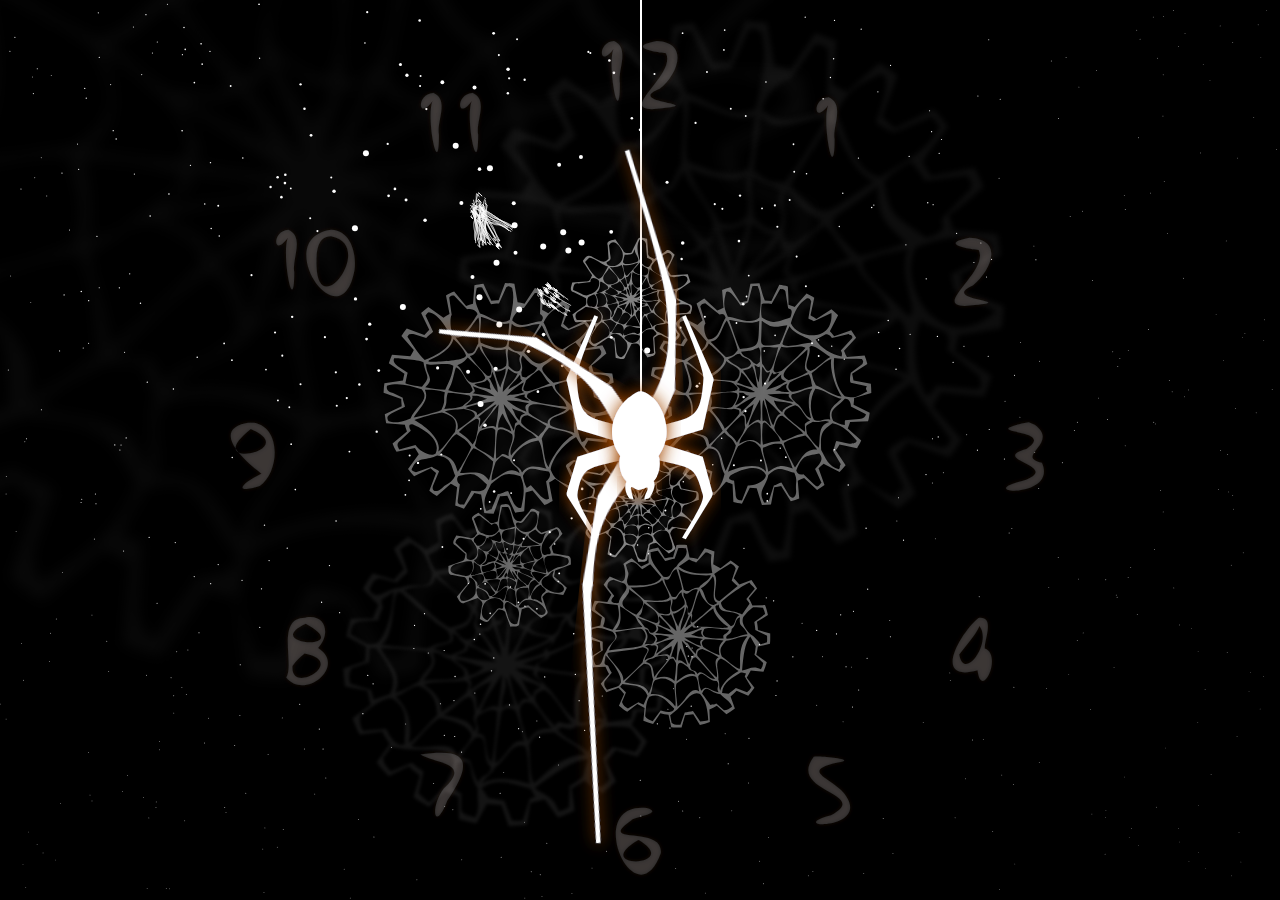
<file: clock/index.html>
<!DOCTYPE html>
<html lang="en">

<head>
    <meta charset="UTF-8">
    <meta name="viewport" content="width=device-width, initial-scale=1.0">
    <link rel="stylesheet" href="./style.css">
    <script src="https://cdnjs.cloudflare.com/ajax/libs/gsap/3.12.2/gsap.min.js"></script>
    <script src="./spider.js" defer></script>
    <script src="./clock.js" defer></script>
    <link rel="icon" type="image/png" href="download-removebg-preview.png">
    <link rel="shortcut icon" type="image/png" href="download-removebg-preview.png">
    <link rel="apple-touch-icon" href="download-removebg-preview.png">
    <title>Паук | Clock</title>
</head>

<body>
    <canvas id="canvas"></canvas>
    <div class="vline"></div>
    <div class="gsapWrapper">

        <div id="wBody">
            <div id="watch">

                <svg id="watchSVG" overflow="visible" version="1.1" viewBox="0 0 300 300"
                    xmlns:xlink="http://www.w3.org/1999/xlink">

                    <g transform="matrix(0.97,0.02,-0.02,0.97,19.19,-6.07)">
                        <use class="cog cw t24" fill-opacity="0.4" href="#cog1" />
                    </g>
                    <use class="cog ccw t12" href="#cog2" fill-opacity="0.4" />
                    <g transform="matrix(0.93,0,0,0.93,9.460262,5.75)">
                        <use class="cog cw t24" fill-opacity="0.4" href="#cog1"
                            transform="rotate(-51.810031,132.27636,-30.515465)" />
                    </g>
                    <g transform="rotate(-3.7621103,160.78969,349.2265)">
                        <use class="cog cw t20" fill-opacity="0.4" href="#cog5" />
                    </g>

                    <g transform="rotate(-2.7463672,162.45282,88.573956)">
                        <use class="cog ccw t12" href="#cog2" fill-opacity="0.5"
                            transform="rotate(-117.25759,103.54258,173.50156)" />
                    </g>
                    <g transform="rotate(-10.176195,143.10035,73.854981)">
                        <use class="cog ccw t12" href="#cog2" fill-opacity="0.5"
                            transform="rotate(-34.224386,-107.18833,39.101999)" />
                    </g>

                    <use class="cog ccw t12" fill-opacity="0.08" href="#cog5" filter="url(#blur1)"
                        transform="matrix(1.756136,-0.11547602,0.11547602,1.756136,-258.10202,-151.7933)" />
                    <use class="cog cw t24" fill-opacity="0.05" href="#cog1" filter="url(#blur2)"
                        transform="matrix(2.2837863,0.04708838,-0.04708838,2.2837863,58.766756,-235.77904)" />
                    <use class="cog ccw t12" fill-opacity="0.03" href="#cog1" filter="url(#blur3)"
                        transform="matrix(4.1933711,0.08646126,-0.08646126,4.1933711,-272.22866,-548.76437)" />

                    <use id="clockFace" fill="#FFFFFF" fill-opacity="0.15" stroke="none" href="#arabic"
                        filter="url(#shadow)" />

                    <g id="spider" style="display:inline" transform="matrix(3.7795276,0,0,3.7795276,0,-3.2951691e-6)">

                        <path id="hands-small" fill="#FFFFFF" stroke="none" filter="url(#shadow)"
                            d="m 33.5,21.4 -3.7,8.4 c -0.1,0.3 -0.1,0.5 0,0.7 l 1.4,6.4 6,1.8 -6,1.9 -1.4,4.7 c -0.1,0.3 -0.1,0.5 0.1,0.8 l 3.6,5.7 0.5,-0.2 c -2.1,-3.6 -2.9,-5.2 -2.8,-5.9 0.8,-4.4 1.5,-3.3 8.5,-5.3 7,2 7.3,0.8 8.5,5.3 0.2,0.7 -0.3,1.8 -2.8,5.9 l 0.5,0.2 3.5,-5.7 c 0.1,-0.2 0.2,-0.4 0.1,-0.7 l -1.3,-4.8 -6,-1.9 6,-1.8 1.4,-6.4 c 0.1,-0.3 0.1,-0.4 0,-0.7 l -3.7,-8.4 -0.5,0.2 c 1.8,4.3 3,7.6 2.9,8.4 -0.4,6.2 -1.5,5.1 -8.6,7.1 -7.1,-2 -8.2,-0.9 -8.6,-7.1 -0.1,-0.7 1.1,-4.1 2.9,-8.4 z" />
                        <g id="hr">
                            <circle fill="#FFFFFF" fill-opacity="0" stroke="none" cx="39.75" cy="39.14" r="56.37" />
                            <path id="hand-hr" fill="#FFFFFF" stroke="none" filter="url(#shadow)"
                                d="m 39.4,7.6 0.5,0.2 C 37.8,13.3 35.5,16.5 35.3,19.6 c -0.8,9.4 1.6,11.6 5.9,18.6 0.6,2 -1.8,3 -2.8,1.4 L 34.7,31.8 33.9,19.6 Z" />
                        </g>
                        <g id="min">
                            <circle fill="#FFFFFF" fill-opacity="0" stroke="none" cx="39.75" cy="39.14" r="56.37" />
                            <path id="hand-min" fill="#FFFFFF" stroke="none" filter="url(#shadow)"
                                d="m 39.2,-1.1 0.6,0.2 c -1.8,6.7 -4.8,19.5 -4.5,20.5 -0.8,9.4 1.6,11.6 5.9,18.6 0.6,2 -1.8,3 -2.8,1.4 L 34.7,31.8 33.9,19.6 Z" />
                        </g>
                        <g id="sec">
                            <circle fill="#FFFFFF" fill-opacity="0" stroke="none" cx="39.75" cy="39.14" r="56.37" />
                            <path id="hand-sec" fill="#FFFFFF" stroke="none" filter="url(#shadow)"
                                d="M 39.4,-15.1 40,-15 c -1.8,11.7 -5.3,33.8 -4.7,34.6 -0.8,9.4 1.6,11.6 5.9,18.6 0.6,2 -1.8,3 -2.8,1.4 L 34.7,31.8 33.9,19.6 Z" />
                        </g>

                        <path id="body" fill="#FFFFFF" stroke="none" filter="url(#shadow2)"
                            d="m 38.3,32.5 c -0.8,0.4 -4.1,4.1 -1.3,8 -0.3,1.1 0,4.1 2.6,4.2 2.6,0.1 3.1,-3 2.6,-4.2 2.5,-3.5 0.1,-7.3 -0.9,-8 -1.2,-1 -1.7,-1.1 -3,0 z" />
                        <path id="face" fill="#FFFFFF" stroke="none" filter="url(#shadow2)"
                            d="m 37.9,43.9 h 3.6 c 0.5,0.5 -0.3,2.2 -0.7,2.4 -0.2,0 -0.3,0.1 -0.5,0.1 -0.1,-0.5 0.6,-1.4 0.4,-1.6 -0.1,-0.1 -0.7,0.3 -1.2,0.3 -0.4,0 -0.6,-0.3 -0.9,-0.4 -0.4,0 0.1,1 0.2,1.7 0,0 -0.3,-0.1 -0.5,-0.1 -0.6,-0.7 -0.8,-1.7 -0.4,-2.4 z" />
                        <path id="hideShadow" fill="#FFFFFF" stroke="none"
                            d="m 42,43.2 c -0.2,0.5 -1.2,1.6 -2.4,1.6 -1.1,0 -2,-1.1 -2.3,-1.7 -0.3,-0.5 1.1,-1.2 2.3,-1.2 1.1,0 2.6,0.7 2.4,1.2 z" />

                    </g>

                </svg>

            </div>
        </div>

    </div>



    <svg width="0" width="0" role="none" xmlns="http://www.w3.org/2000/svg">

        <defs>

            <filter id='shadow' x="-5%" y="-5%" width="110%" height="110%">
                <feDropShadow dx="0" dy="0" flood-color="#a34a01" stdDeviation="1" />
            </filter>
            <filter id='shadow2' x="-25%" y="-25%" width="150%" height="150%">
                <feDropShadow dx="0" dy="0" flood-color="#a34a01" stdDeviation="1.25" />
            </filter>
            <filter id='blur1'>
                <feGaussianBlur stdDeviation='0.5' result='blur' />
            </filter>
            <filter id='blur2'>
                <feGaussianBlur stdDeviation='0.625' result='blur' />
            </filter>
            <filter id='blur3'>
                <feGaussianBlur stdDeviation='0.75' result='blur' />
            </filter>

            <path id="face01"
                d="m 37.9,43.9 h 3.6 c 0.5,0.5 -0.3,2.2 -0.7,2.4 -0.2,0 -0.3,0.1 -0.5,0.1 -0.1,-0.5 0.6,-1.4 0.4,-1.6 -0.1,-0.1 -0.7,0.3 -1.2,0.3 -0.4,0 -0.6,-0.3 -0.9,-0.4 -0.4,0 0.1,1 0.2,1.7 0,0 -0.3,-0.1 -0.5,-0.1 -0.6,-0.7 -0.8,-1.7 -0.4,-2.4 z" />
            <path id="face02"
                d="m 37.9,43.9 h 3.6 c 0.5,0.5 -0.8,2.2 -1.2,2.4 -0.2,0 -0.3,0.1 -0.5,0.1 -0.1,-0.5 1.1,-1.4 0.9,-1.6 -0.1,-0.1 -0.7,0.3 -1.2,0.3 -0.4,0 -0.6,-0.3 -0.9,-0.4 -0.4,0 0.6,1 0.7,1.7 0,0 -0.3,-0.1 -0.5,-0.1 -0.6,-0.7 -1.3,-1.7 -0.9,-2.4 z" />

            <path id="handSec01"
                d="M 39.4,-15.1 40,-15 c -1.8,11.7 -5.3,33.8 -4.7,34.6 -0.8,9.4 1.6,11.6 5.9,18.6 0.6,2 -1.8,3 -2.8,1.4 L 34.7,31.8 33.9,19.6 Z" />
            <path id="handSec02"
                d="m 39.4,-16.9 0.7,0.1 c -0.9,12.2 -2.8,36 -2,36.7 -0.4,7.1 1.1,11.1 3.2,18.5 0.3,2.1 -2.2,2.6 -3,1 l -1.4,-8 -0.2,-11.6 z" />

            <path id="handMin01"
                d="m 39.2,-1.1 0.6,0.2 c -1.8,6.7 -4.8,19.5 -4.5,20.5 -0.8,9.4 1.6,11.6 5.9,18.6 0.6,2 -1.8,3 -2.8,1.4 L 34.7,31.8 33.9,19.6 Z" />
            <path id="handMin02"
                d="m 39.4,-3.6 0.7,0.1 c -0.8,7.8 -2.3,22.5 -2,23.4 -0.4,7.1 1.1,11.1 3.2,18.5 0.3,2.1 -2.2,2.6 -3,1 l -1.4,-8 -0.2,-11.6 z" />

            <path id="handHr01"
                d="m 39.4,7.6 0.5,0.2 C 37.8,13.3 35.5,16.5 35.3,19.6 c -0.8,9.4 1.6,11.6 5.9,18.6 0.6,2 -1.8,3 -2.8,1.4 L 34.7,31.8 33.9,19.6 Z" />
            <path id="handHr02"
                d="M 39.4,5.9 40,6 C 38.5,13.9 37.8,16.9 38.1,19.9 37.7,27 39.2,31 41.3,38.4 c 0.3,2.1 -2.2,2.6 -3,1 l -1.4,-8 -0.2,-11.6 z" />

            <path id="cog1" fill="#FFFFFF" stroke="none"
                d="m 64.7,71.08 -3.1,9.4 c -1.2,0 -2.6,0.1 -3.8,0.2 l -4.3,-8.9 c -1.6,0.1 -3.1,0.6 -4.7,1 l -0.5,9.9 c -1.2,0.4 -2.5,0.7 -3.6,1.2 l -6.4,-7.4 c -1.5,0.7 -3.1,1.4 -4.5,2.2 l 2.1,9.5 c -1.09,0.7 -2.16,1.43 -3.2,2.2 l -8.2,-5.6 c -1.4,1.1 -2.6,2.1 -3.7,3.2 l 4.6,8.7 c -0.9,1 -1.6,1.9 -2.6,2.8 l -9.2,-3.1 c -0.9,1.3 -1.9,2.7 -2.7,4 l 6.7,7.3 c -0.6,1.1 -1.2,2.4 -1.6,3.3 l -9.9,-0.9 c -0.6,1.5 -1.1,3 -1.6,4.7 l 8.3,5.5 c -0.4,1.2 -0.5,2.6 -0.7,3.8 l -9.7,1.9 c -0.1,1.5 -0.4,3.3 -0.4,4.8 3.13,1.04 6.28,2.05 9.4,3.11 0.01,-0.03 -0.05,0.8 0.2,3.79 l -8.9,4.3 c 0.1,1.6 0.6,3.1 1,4.7 l 9.9,0.5 c 0.4,1.2 0.7,2.5 1.2,3.6 l -7.4,6.3 c 0.7,1.5 1.4,3.1 2.2,4.5 l 9.5,-2.1 c 0.7,1.09 1.43,2.16 2.2,3.2 l -5.7,8.2 c 1.1,1.4 2.1,2.6 3.2,3.7 l 8.7,-4.6 c 1,0.9 1.9,1.6 2.8,2.6 l -3.3,9.2 c 1.4,0.9 2.7,1.9 4.1,2.7 l 7.3,-6.7 c 1.1,0.6 2.4,1.2 3.3,1.6 l -0.7,9.9 c 1.5,0.6 3,1.1 4.7,1.6 l 5.5,-8.3 c 1.2,0.4 2.6,0.5 3.8,0.7 l 1.9,9.7 c 1.5,0.1 3.3,0.4 4.8,0.4 l 3.1,-9.4 c 1.2,0 2.6,-0.1 3.8,-0.2 l 4.3,8.9 c 1.6,-0.1 3.1,-0.6 4.7,-1 l 0.5,-9.9 c 1.2,-0.4 2.5,-0.7 3.6,-1.2 l 6.3,7.6 c 1.5,-0.7 3.1,-1.4 4.5,-2.2 l -2.1,-9.5 c 1.09,-0.7 2.16,-1.43 3.2,-2.2 l 8.2,5.6 c 1.4,-1.1 2.6,-2.1 3.7,-3.2 l -4.55,-8.6 c 0,-0.31 1.9,-2.31 2.55,-2.9 l 9.2,3.3 c 0.9,-1.4 1.9,-2.7 2.7,-4.1 l -6.7,-7.3 c 0.6,-1.1 1.2,-2.4 1.6,-3.3 l 9.9,0.7 c 0.6,-1.5 1.1,-3 1.6,-4.7 l -8.3,-5.5 c 0.4,-1.2 0.5,-2.6 0.7,-3.8 l 9.7,-1.9 c 0.1,-1.5 0.4,-3.3 0.4,-4.8 l -9.4,-3.1 c -0.1,-1.4 -0.1,-2.5 -0.2,-3.6 3.06,-1.25 6.1,-2.85 9.1,-4.3 -0.1,-1.6 -0.6,-3.1 -1,-4.7 l -9.9,-0.5 c -0.38,-1.15 -0.68,-2.39 -1.14,-3.46 2.26,-2.37 5.01,-4.34 7.54,-6.44 -0.7,-1.5 -1.4,-3.1 -2.2,-4.5 l -9.5,2.1 c -0.7,-1.09 -1.43,-2.16 -2.2,-3.2 l 5.6,-8.2 c -1.1,-1.4 -2.1,-2.6 -3.2,-3.7 l -8.66,4.58 H 99.08 C 98.09,93.87 97.19,93.17 96.3,92.18 l 3.3,-9.2 c -1.5,-0.9 -2.9,-1.9 -4.2,-2.8 l -7.3,6.7 c -1.2,-0.6 -2.4,-1.2 -3.4,-1.6 l 0.7,-9.9 c -1.5,-0.6 -3,-1.1 -4.7,-1.6 l -5.5,8.1 c -1.2,-0.4 -2.6,-0.5 -3.8,-0.7 l -1.9,-9.7 c -1.5,-0.1 -3.3,-0.4 -4.8,-0.4 z m 3.69,2.1 2.43,9.71 c 1.1,0.18 3.06,0.35 4.16,0.72 l 5.82,-7.46 c 1.79,-0.64 1.66,0 2.93,1.07 0.08,5.73 -2.76,11.05 -5.34,16.22 -5.64,1.75 -9.5,-4.17 -14.35,-7.12 h -0.05 c -1.17,-6.6 -1.16,-7.51 1.47,-13.35 1.03,-0.52 1.91,-0.12 2.93,0.21 z m -15.5,0.67 5.01,8.68 c 1.01,-0.08 4.68,1.21 4.73,3.82 -4.52,4.14 -9,9.41 -14.88,7.63 -1.46,-2.51 0.44,-10.15 1.53,-10.51 l 0.9,-9.21 c 0.92,-0.77 1.62,-0.61 2.71,-0.41 z m -15.06,5.41 c 5.42,2.54 6.65,10.18 8.69,15.24 -1.61,6.26 -11.36,7.83 -16.78,8.75 -2.95,-5.16 -3.89,-8.26 -5.94,-14.15 1.01,-1.01 1.08,-1.33 3.83,-0.47 l 5.64,3.47 c 0.96,-0.71 3.32,-1.65 4.32,-2.29 l -1.8,-9.35 c 0.72,-0.42 1.26,-1.17 2.04,-1.2 z m 56.87,3.43 c 1.29,0.31 1.58,0.19 2.66,1.88 l -2.63,9.64 c 0.83,0.92 1.91,2.16 -0.24,3.8 -6.36,-0.97 -11.53,1.61 -14.84,-4.03 0.97,-2.67 6.02,-5.87 7.59,-4.93 z M 62.67,88.1 c 0.28,3.61 -2.77,9.92 -3.32,13.31 -2.92,2.8 -2.79,5.22 -6.62,3.92 l -4.28,-9.75 c 5.8,1.68 9.53,-4.48 14.21,-7.48 z m 1.35,-0.01 c 4.8,2.47 8.69,7.36 13.74,6.98 0,0 -3.37,11.01 -4.49,11.18 C 69.06,107.79 64.11,103.79 60.72,101.4 60.4,97.98 63.4,92.01 64.03,88.09 Z m 43.54,4.6 c 2.63,1.32 -2.57,8.23 -3.67,10.27 0.71,0.96 2.09,2.31 3.27,3.13 l 9.12,-1.39 c 0.74,1.28 0.63,1.24 1.28,2.62 -4.29,4.86 -10.33,5.94 -15.69,7.77 -6,-2.61 -4.88,-12.06 -6.41,-16.15 4,-4.45 5.94,-5.23 12.1,-6.25 z m -60.35,3.43 c 1.98,3.28 3.93,6.56 4.28,9.74 0.43,3.58 -20.69,-0.93 -20.05,-1.6 0.87,-0.93 11.82,-1.27 15.77,-8.14 z M 79,95.57 c 2.86,4.99 9.05,2.3 14.26,3.66 -2.26,3.05 -9.82,9.88 -12.48,11.92 -4.15,-1.08 -3.6,-1.03 -6.27,-4.4 z m -50.2,8.64 c -0.68,7.68 2.58,8.02 -3.84,12.36 -2.92,-1.04 -7.17,-2.93 -8.08,-3.84 0,0 1.95,-4.13 2.51,-5.16 l -4.25,-4.61 c -1.81,-2.09 -1.7,-3.36 -0.88,-4.55 0,0 12.6,3.72 14.54,5.8 z m 1.25,1.23 c 2.93,1.98 11.34,1.61 13.65,4.36 -1.7,4.9 -4.58,8.01 -7.18,11.28 -3.31,-0.92 -6.62,-2.19 -9.93,-3.87 6.6,-3.4 1.52,-6.17 3.46,-11.77 z m 64.19,-5.29 h 0.01 c 1.38,5.5 1.84,12.18 6.01,15.6 -13.15,4.75 -12.83,6.42 -18.51,-3.68 2.05,-2.48 9.68,-9.28 12.49,-11.91 z m -34.84,2.89 c 0.08,3.81 4,9.43 3.52,13.25 -1.01,2.32 -0.95,3.89 -2.97,2.93 0,0 -2.17,-2.47 -6.55,-12.41 3.2,0.32 3.45,-1.6 6,-3.77 z m 1.34,-0.03 c 2.87,2.57 8.43,5.36 11.94,4.75 -0.97,3.62 -0.19,5.17 -1.92,8.68 -2.21,1.47 -4.86,1.4 -6.5,-0.14 -0.78,-3.81 -4,-9.45 -3.52,-13.28 z m -8.59,4.32 c 1.94,3.33 5.88,8.24 6.4,12.25 0.3,2.3 -5.53,1.91 -7.82,1.09 -3.27,-2.49 -2.51,-7.95 -4.91,-10.71 3.53,-0.49 3.67,-0.9 6.33,-2.63 z m 21.78,0.91 c 4.41,4.11 3.82,2.11 5.38,4.88 -2.38,2.84 0.63,5.08 -2.52,7.7 -2.33,0.23 -3.44,-1.58 -4.78,-3.9 1.03,-3.84 0.25,-5.34 1.92,-8.68 z M 7.1,111.67 c 6.49,-0.46 11.91,3 17.37,6.15 3.35,6.61 -5.4,8.18 -9.38,13.55 -7.1,1.32 -12.11,-0.61 -11.84,-2.34 -0.25,-2.56 1.83,-2.32 10.46,-4.38 0.19,-1.1 -0.38,-3.75 -0.01,-4.85 L 9.26,116.19 C 6.14,114.47 6.55,113.05 7.1,111.67 Z m 37.76,-0.75 h 0.01 c 3.24,2.56 2.88,8.17 5.24,10.88 0.47,2.88 1.16,3.31 -1.4,4.01 -3.56,-0.9 -7.11,-1.99 -10.7,-4.15 3.31,-3.02 4.7,-7.64 6.85,-10.74 z m 35.77,2.3 h 0.01 c 3.3,6.46 3.79,5.64 5.96,8.16 -2.6,2.84 -3.57,1.82 -7.05,3.61 -2.57,-0.96 -2,-1 -1.78,-3.27 2.35,-3.11 -0.01,-6.02 2.86,-8.51 z m 28.68,0.08 c 0.78,1.16 1.61,3.36 2.17,5.03 l 9.39,1.07 c 0.37,1.47 0.99,1.51 -0.01,3.15 l -7.59,4.8 c -1.33,0.51 1.89,3.12 -4.64,3.46 -5.63,-6.58 -6.9,-6.54 -6.21,-14.51 1.88,-1.4 4.28,-2.3 6.89,-3 z m -83.23,5.15 c 3.5,0.77 6.9,1.82 9.92,3.86 -2.08,4.41 -0.46,4.4 -4.03,8.61 -3.72,0.71 -11.67,0.55 -15.16,0.4 4.95,-4.84 10.4,-6.85 9.25,-12.86 z m 36.86,-0.68 c 0.6,3.8 1.04,7.6 0.25,11.31 -2.03,-3.47 -1.38,-5.03 -2.66,-8.51 1.76,0.47 1.23,-1.29 2.41,-2.8 z m 1.34,-0.01 c 1.38,1.08 4.28,0.67 5.94,0.05 -0.91,3.93 -3.5,6.02 -5.18,9.21 -0.54,-3.82 -0.97,-5.53 -0.75,-9.25 z m 36.53,-0.79 c -1.68,7.44 -0.31,8.13 3.24,13.93 -3.55,0.24 -7.57,0.61 -11.12,0.24 -5.38,-8.04 -4.5,-9.07 -2.39,-10.17 3.41,-1.21 6.99,-2.76 10.28,-4 z m -41.53,4.09 0,0.01 c 2.07,3.54 -0.13,2.4 0.79,5.83 -3.28,-2.51 -5.54,-2.25 -7.94,-5.02 1.89,-0.25 6.11,0.65 7.15,-0.81 z m 12.18,-2.78 0.01,0.01 c 1.22,1.49 2.62,3.61 4.29,3.57 -2.21,3.1 -6.86,5.44 -9.98,7.66 0.73,-3.55 3.8,-7.79 5.68,-11.24 z M 37.5,122.89 h 0.01 c 3.55,0.89 7.11,2.52 10.67,4.15 1.58,2.76 -2.63,2.88 -4.93,4.71 -3.81,0.44 -5.82,-0.44 -9.66,-0.88 2.88,-3.44 1.57,-4.37 3.92,-7.98 z m 13.68,-0.08 c 3.13,2.18 7.45,4.56 9.84,7.78 -3.63,-1.07 -7.27,-2.55 -10.93,-4.25 2.24,-0.54 1.37,-1.3 1.09,-3.53 z m 35.95,-0.11 c 2.03,2.84 1.53,4.24 3.84,8.41 -3.81,0.47 -8.82,1.51 -12.66,1.09 -3.66,-1.16 -0.03,-3.5 0.8,-5.7 3.48,-1.87 4.52,-2.57 8.02,-3.8 z M 76.74,122.79 c 0.35,1.94 -0.94,1.96 0.43,3.09 -2.99,1.92 -4.39,1.8 -8.29,2.98 2.24,-2.85 5,-3.45 7.86,-6.06 z m -27.18,4.79 0.01,0.01 c 3.7,0.85 3.71,1.28 7.3,3.4 -3.96,0.5 -8.16,1.26 -12.14,0.75 2.13,-1.09 5.42,-2.27 4.82,-4.15 z m 28.19,-0.46 c -0.94,2.18 -3.26,3.57 -0.93,5.13 -3.9,0.69 -5.72,-0.22 -9.52,-0.54 3.15,-1.7 6.41,-3.35 10.45,-4.59 z m -17.19,6.08 c -3.68,1.97 -7.36,3.79 -11.06,4.87 1.68,-2.08 -2.85,-3.64 -4.78,-4.99 h 0.01 C 48.65,132.04 56.58,132.8 60.56,133.2 Z m -17.32,-0.08 c 3.04,1.41 6.42,3.03 4.9,5.55 -3.19,1.69 -6.56,3.3 -10.49,4.62 2.33,-4.52 -0.11,-7.99 -4.07,-11.05 h 0.01 c 3.43,-0.66 5.4,0.4 9.64,0.88 z M 31.99,132.27 c 5.52,3.21 7.33,5.83 4.19,11.67 -2.75,1.83 -7.52,6.68 -11.03,7.9 3.58,-5.67 -3.78,-15.1 -8.3,-19.17 3.55,-0.38 11.59,-0.91 15.14,-0.4 z m 59.84,0.25 c 0.69,4.76 5.12,8.54 4.81,12.54 -3.69,-1.02 -13.67,-5.19 -17.02,-7.22 -1.85,-2.35 -2.77,-2.35 -1.25,-4.27 l 0.01,-0.01 c 4.46,-1.08 8.89,-1.44 13.45,-1.04 z m 12.26,-0.27 c -3.94,5.29 -0.58,15.89 -3.79,14.42 -3.14,-5.88 -8.37,-11.31 -6.85,-14.18 3.51,-0.68 7.1,-0.41 10.64,-0.24 z m -27.19,1.34 c -1.61,1.58 0.68,1.75 1.34,3.71 -3.82,-1.02 -3.87,-1.85 -7.33,-3.64 4.42,-0.42 2.41,-0.3 5.98,-0.07 z m -53.34,18.97 c -3.21,1.32 -8.1,-3.29 -9.27,-6.89 l -8.89,0.3 C 5.03,144.5 3.99,142.66 7.61,141.2 l 6.04,-3.48 c -0.08,-1.01 -1.16,-4.19 1.92,-2.95 0,0 13.96,9.7 7.99,17.79 z m 82.28,-20.3 c 7.3,-0.84 12.04,-0.15 16,2.58 0.81,1.27 0.66,1.82 -0.54,3.03 l -9.23,2.23 c -0.19,1.1 0.15,2.28 -0.22,3.39 l 8.02,7.1 C 105,158.29 99.38,139.02 105.84,132.26 Z M 59,136.57 c -2.57,3.03 -6.53,5.24 -9.73,8.03 0.54,-2.3 2.75,-4.6 0.75,-5.28 3.71,-2.22 15.24,-6.62 8.98,-2.74 z m 7.84,-2.26 h 0.01 c 3.7,1.01 7.36,2.35 10.95,4.26 -2.64,0.51 -2.56,1.55 -2.36,3.97 -3.88,-2.38 -6.18,-5.32 -8.6,-8.23 z m -4.76,1.06 c -1.25,3.79 -2.45,7.59 -4.44,11.39 -0.91,-2.11 -5.22,-1.2 -7.41,-1.23 2.22,-3.29 8.61,-7.48 11.85,-10.16 z m 6.28,3.56 c 3.14,2.74 3.78,1.85 6.18,4.6 -2.39,-0.32 -2.94,0.8 -3.77,2.79 -2.12,-3.58 -1.03,-3.67 -2.41,-7.39 z m -5.33,1.51 c 0.34,4.06 2.45,6.34 2.15,10.42 C 63.53,149.23 60.92,146.68 58.9,147.25 c 0.8,-4.04 4.13,-6.81 4.13,-6.81 z m 1.64,-4.61 h 0.01 c 1.83,3.68 3.66,7.37 4.86,11.07 -1.94,-0.65 -1.77,2.27 -3.03,3.92 C 65.51,146.7 64.29,139.86 64.67,135.83 Z m 31.51,10.49 c -3.92,2.29 -10.85,0.81 -11.38,5.17 -3.35,-2.51 -6.2,-5.13 -8.29,-7.93 0.13,-6.73 4.56,-4.22 19.67,2.76 z m -47.52,-6.43 v 0.01 c 2.78,0.36 0.22,3 -0.44,5.76 -1.69,2.99 -1.45,4.27 -4.51,6.92 -2.7,-5.4 -3.13,-5.21 -5.54,-8.07 3.56,-2.29 7.03,-3.43 10.49,-4.62 z m 49.01,7 0.01,0.01 c 3.38,0.71 -0.39,9.44 -0.35,12.65 -3.31,-2.44 -9.33,-4.48 -11.39,-6.95 -0.55,-5.59 8.14,-2.74 11.73,-5.71 z m -22.08,-2.33 c 2.92,2.28 5.72,4.85 8.28,7.92 -2.9,3.21 -2.28,1.96 -5.37,4.34 -2.42,-3.47 -5.76,-5.65 -7.14,-9.15 0.35,-2.83 1.79,-3.34 4.23,-3.11 z m -38.9,0.62 c 2.79,3.29 4.32,3.45 5.9,8.59 -1.89,3 -7.35,8.6 -9.98,11.01 -0.27,-6.91 -1.73,-8.27 -6.93,-11.7 3.24,-1.81 7.76,-7.09 11.02,-7.9 z m 20.41,2.97 c -0.86,3.64 -2.86,10.8 -4.47,14.33 -2.54,-4.1 -7.47,-6.82 -7.95,-8.94 2.18,-3.13 1.56,-4.41 4.51,-6.93 l 0,-0.01 c 2.63,-0.35 7.25,-1.18 7.91,1.55 z m 13.04,0.1 c 1.92,3.49 6.1,5.64 7.15,9.15 -4.65,-1.38 -11.74,2.92 -15.26,5.76 -0.67,-3.81 4.19,-7.03 4.51,-10.87 0.85,-2.04 1.37,-4.5 3.6,-4.04 z m -4.94,4.08 c 0.48,3.81 -4.22,7.04 -4.51,10.86 -3.66,-3.27 -2.48,-1.52 -6.81,-0.24 0.88,-3.61 2.45,-10.83 4.47,-14.33 2.17,-1.35 5.23,1.97 6.85,3.7 z M 102.92,148.37 c 0.79,0.83 2.58,2.33 4.86,3.99 0.59,1.88 0.37,2.38 -0.56,3.94 l 5.7,7.63 c -0.73,1.28 0.75,2.02 -1.23,2.71 l -8.86,-3.1 c -0.64,0.58 -0.68,1.4 -2.79,1.67 -1.28,-5.24 -0.35,-12.61 2.88,-16.84 z m -78.84,5.42 c 6.88,2.93 5.84,5.5 6.71,12.71 -3.43,3.63 -4.06,2.36 -8.4,4.65 -3.38,1.88 -6.08,0.33 -4.2,-2.46 l 4.91,-6.63 c -0.7,-0.96 -2.51,-2.2 -3.15,-3.2 l -8.87,0.83 c -2.93,-1.85 -1.83,-2.01 -0.86,-3.25 3.88,-4.48 8.36,-1.2 13.85,-2.65 z m 60.97,-0.2 -0.01,0.01 c 2.9,2.1 9.11,4.19 11.39,6.94 -5.6,1.3 -13.72,8.43 -16.66,13.3 -1.79,-3.3 0.27,-12.31 0.04,-15.4 3.14,-3.44 1.45,-1.93 5.24,-4.85 z m -41.48,1.11 c 3.1,1.81 5.66,5.26 8.47,9.28 -1.12,3.5 -2.88,6.16 -4.51,9.06 -2.34,-6.69 -8.25,-5.91 -13.94,-7.32 2.39,-3.14 7.43,-9.5 9.98,-11.02 z m 17.16,10.13 c 0.6,3.84 3.72,5.06 3.42,8.41 -4.51,-5.41 -9.65,-0.91 -15.38,0.28 0.89,-3.34 2.5,-5.82 4.52,-9.06 l 0.01,0.02 c 4.85,-3.1 3.41,-2.49 7.43,0.35 z m 17.21,-5.94 c 1.63,3.24 -0.52,12.25 0.6,15.51 -5.99,-2.93 -8.39,-4.32 -13.05,-1.19 -0.16,-3.54 -4.28,-4.84 -3.42,-8.42 3.77,-4.49 10.85,-6.64 15.87,-5.9 z m 19.77,2.9 c 1.4,5.31 3.45,8.78 5.47,14.31 -1.01,1.01 -0.41,1.23 -2.43,1.3 l -7,-3.97 c -1.88,0.36 -4.85,1.19 -4.98,2.16 l 1.7,8.88 c -1.26,-0.12 -1.55,-0.17 -2.67,1.37 -4.84,-4.2 -6.2,-4.35 -7.31,-10.37 2.41,-6.37 11.28,-12.09 17.22,-13.69 z m -65.33,5.2 c 9.05,-0.04 8.94,0.98 13.58,7.92 -1.72,3.97 -5.41,2.47 -8.74,1.3 l -5.56,6.22 c -1.29,-0.73 -3.85,-0.17 -2.57,-3.34 l 2.98,-7.62 c -0.5,-0.55 -1.81,-2.71 0.32,-4.48 z m 31.81,8.02 c 1.24,6.2 -0.8,10.56 -3.51,16.06 -1.22,0.76 -2.62,-1.38 -3.27,-3.02 l -1.42,-7.11 c -1.11,-0.18 -4.56,0.68 -5.67,0.31 l -5.11,6.97 c -1.56,-0.46 -1.58,0.64 -2.96,0.09 -0.95,-5.9 2.78,-9.12 5.89,-13.13 8.03,-3.86 9.37,-4.22 16.05,-0.17 z m 15.07,1.01 c 1.43,2.32 -1.48,4.39 -2.55,4.75 l -0.69,9.34 c -1.47,0.37 -2.63,-0.37 -3.91,-2.33 l -3.69,-6.95 c -0.71,0.06 -1.61,0.56 -2.45,0.91 -0.61,-2.35 -0.64,-4.58 -0.44,-6.76 4.76,-5.4 7.29,-0.98 13.73,1.04 z" />
            <path id="cog2" fill="#FFFFFF" stroke="none"
                d="m 82.66,177.76 c -1.93,0.22 -4.87,-0.51 -4.58,2.24 -0.42,2.23 -0.84,4.46 -1.26,6.69 -2.95,2.27 -4.98,-0.57 -7.18,-2.43 -1.58,-2.07 -3.34,-2.36 -5.14,-0.36 -1.59,0.65 0.04,2.29 0.17,3.46 0.63,1.81 1.27,3.62 1.9,5.43 -1.23,1.29 -2,3.19 -4.02,2.19 -2.26,-0.39 -4.52,-0.79 -6.78,-1.18 -0.86,1.73 -2.87,3.95 -0.38,5.08 1.73,1.51 3.46,3.02 5.19,4.52 -0.31,1.74 -0.27,3.68 -2.42,3.86 -2.12,0.8 -4.23,1.6 -6.35,2.4 0.21,1.93 -0.51,4.87 2.24,4.59 2.2,0.42 4.39,0.84 6.59,1.26 0.54,1.58 1.72,3.24 -0.08,4.39 -1.49,1.76 -2.97,3.53 -4.46,5.29 1.11,1.58 1.98,4.44 4.21,2.83 2.01,-0.7 4.01,-1.41 6.02,-2.11 1.78,0.55 3.56,1.91 2.61,3.88 -0.39,2.29 -0.79,4.58 -1.18,6.88 1.73,0.86 3.95,2.87 5.08,0.38 1.51,-1.73 3.02,-3.46 4.52,-5.19 1.74,0.31 3.68,0.27 3.86,2.42 0.8,2.12 1.6,4.23 2.4,6.35 1.93,-0.22 4.87,0.51 4.58,-2.24 0.42,-2.23 0.84,-4.46 1.26,-6.69 1.65,-0.65 3.31,-1.6 4.52,0.18 1.75,1.45 3.5,2.91 5.25,4.36 1.58,-1.11 4.44,-1.98 2.83,-4.21 -0.75,-2.14 -1.5,-4.29 -2.25,-6.43 1.23,-1.29 2,-3.18 4.02,-2.21 2.26,0.37 4.51,0.74 6.77,1.1 0.86,-1.73 2.87,-3.95 0.38,-5.08 -1.73,-1.51 -3.46,-3.02 -5.19,-4.52 0.31,-1.74 0.27,-3.68 2.42,-3.86 2.12,-0.8 4.23,-1.6 6.35,-2.4 -0.11,-1.41 -0.21,-2.81 -0.32,-4.22 -2.84,-0.54 -5.67,-1.08 -8.51,-1.62 -0.36,-1.01 -0.71,-2.01 -1.07,-3.02 1.84,-2.22 3.67,-4.44 5.51,-6.65 -1.11,-1.58 -1.98,-4.44 -4.21,-2.83 -2.14,0.75 -4.29,1.5 -6.43,2.25 -1.29,-1.23 -3.19,-2 -2.19,-4.02 0.39,-2.29 0.79,-4.58 1.18,-6.88 -1.73,-0.86 -3.95,-2.87 -5.07,-0.37 -1.51,1.76 -3.02,3.52 -4.53,5.28 -1.74,-0.31 -3.68,-0.27 -3.86,-2.42 -0.8,-2.12 -1.6,-4.23 -2.4,-6.35 z m 1.8,8.45 c -0.4,3.38 -3.86,5.68 -7.11,4.39 -1.45,-0.03 -3.35,-2.53 -0.9,-2.78 1.82,-0.28 1.56,-1.94 1.77,-3.36 0.18,-1.45 0.36,-2.9 0.53,-4.36 3.17,-3.65 5.92,2.26 5.8,5.12 l -0.02,0.51 z m 10.24,-5.18 c 2.03,0.28 3.16,2.14 2.38,4 -0.32,2.01 -0.65,4.03 -0.97,6.04 1.37,1.19 3.39,2.24 0.99,3.49 -2.17,3.68 -5.45,-2.31 -4.99,-4.83 -0.05,-2.99 0.33,-6.5 2.59,-8.69 z M 67.48,183.59 c 3.23,1.65 5.05,5.01 8.11,6.89 -1.75,1.66 -4.25,5.48 -6.42,4.84 -2.51,-2.79 -3.29,-6.57 -4.41,-10.04 0.84,-0.67 1.82,-1.12 2.73,-1.68 z m 23.73,1.49 c -1.34,2.16 2.26,6.55 -1.13,6.77 -1.7,0.08 -7.18,0.31 -6.41,-2.01 0.57,-1.04 1.13,-2.08 1.7,-3.12 1.87,0.31 3.98,1.56 4.99,-0.66 0.28,-0.33 0.57,-0.66 0.85,-0.99 z m 15.85,6.08 c 3.3,1.66 0.48,4.32 -1.24,5.92 -1.96,1.25 -3.06,4.73 -3.74,5.53 -2.02,-1.51 -7.02,-4.91 -4.44,-7.35 2.59,-2.37 6.09,-3.36 9.41,-4.1 z m -24.43,0.26 c 0.07,2.73 1.05,6.88 -2.84,6.94 -1.11,-2.47 -2.22,-4.93 -3.33,-7.4 1.98,0.66 4.14,1.01 6.17,0.46 z m 0.61,0 c 2.19,1.67 6.09,0.74 7.91,0.98 -2.42,1.8 -5.02,3.72 -7.48,5.12 -1.12,-1.33 -0.54,-4.32 -0.43,-6.1 z m -7.37,-0.22 c 0.83,2.41 4.3,5.89 2.49,7.89 -2.88,1.2 -6.64,0.93 -6.77,-2.94 0.28,-2.36 3.2,-3.09 4.29,-4.95 z m 16.01,1.31 c 0.28,2.08 3.11,3.52 3.32,4.5 -0.2,3.18 -3.03,3.36 -5.01,1.33 -1.54,-1.07 -3.98,-2.83 -1.23,-3.79 0.97,-0.68 1.94,-1.37 2.91,-2.05 z m -22.62,3.78 c 0.03,3.43 -3.11,5.71 -6.35,5.62 -1.68,0.62 -2.9,-0.31 -4.06,-1.4 -1.2,-0.96 -2.41,-1.93 -3.61,-2.89 0.59,-1.7 1.3,-3.55 3.35,-2.63 2.09,0.28 4.18,0.57 6.26,0.85 0.82,-2.93 3.39,-1.25 4.41,0.44 z m 0.55,0.56 c 1.81,0.96 5.51,5.09 1.25,4.87 -1.28,0.72 -6.91,1.4 -3.37,-0.51 1.28,-1.1 1.6,-2.85 2.12,-4.35 z m 26.14,0.08 c 1.27,2.2 5.55,4.92 5.23,6.5 -2.27,0.55 -8.29,3.84 -7.08,-0.93 -0.1,-2.19 0.97,-3.56 1.85,-5.56 z m -13.39,1.01 c 0.12,1.2 0.62,6.64 -1.19,4.76 -0.43,-1.23 -0.86,-2.45 -1.29,-3.68 0.8,-0.45 1.81,-0.46 2.49,-1.09 z m 0.61,0 c 1.45,0.93 3.87,-3.72 2.96,-0.55 -0.61,1.61 -3.4,7.02 -3.15,2.67 -0.01,-0.71 0.07,-1.43 0.19,-2.12 z m -3.68,1.31 c 1.44,1.77 2.42,6.16 -1.34,4.83 -1.46,-0.83 -5.95,-4.43 -1.92,-3.99 1.11,-0.12 2.34,-0.18 3.25,-0.83 z m 7.58,-2.91 c 1.43,1.93 4.84,2.95 5.89,4.31 -1.97,1.2 -4.4,6.33 -6.51,3.2 -1.62,-2.29 -0.48,-5.29 0.62,-7.51 z m -13.33,4.44 c 1.68,1.16 5.92,5.16 1.29,4.62 -1.45,0.13 -4.64,-2.55 -3.85,-3.12 0.98,-0.32 2.28,-0.24 2.56,-1.5 z m 30.36,-0.45 c 0.56,1.14 0.31,3 1.84,3.31 2.25,1.61 7.91,-0.5 7.53,3.35 -1.38,2.68 -5.29,3.48 -8.12,3.18 -3.7,0.27 -5.45,-3.08 -2.81,-5.72 0.93,-1.28 0.36,-2.96 1.56,-4.12 z m -10.48,0.5 c -0.72,1.67 0.63,4.19 0.04,4.98 -1.77,0.75 -6.28,1.01 -3.61,-1.81 1.05,-1.2 2.35,-2.2 3.57,-3.17 z m -28.48,1.66 c 1.8,1.95 -0.26,8.08 -2.65,5.73 -2.94,-0.24 -1.91,-3.95 -0.54,-5.12 1.06,-0.2 2.12,-0.41 3.18,-0.61 z m 0.73,0.3 c 3,-1.24 5.3,0.99 4.56,4.11 0.27,3.21 -5.35,2.87 -5.54,1.86 1.63,-1.63 1.55,-3.91 0.97,-5.97 z m 16.75,5.19 c -0.93,-1.12 -0.86,-6.4 0.3,-3.09 0.06,1.04 -0.07,2.08 -0.3,3.09 z m 0.61,-5.12 c 1.23,0.01 1.32,-3.21 0.99,-0.36 0.01,1.3 -0.79,6.28 -1,2.81 -0.08,-0.82 -0.05,-1.64 0.01,-2.45 z m 18.84,0.85 c -1.11,1.68 -1.46,4.7 -1.44,5.52 -2.08,-0.51 -4.87,-1.2 -5.98,-2.63 1.61,-2.1 5.12,-1.82 7.42,-2.89 z m -20.85,0.33 c 0.59,1.27 0.35,3.7 -1.16,1.84 -2.19,-1.06 -1.5,-1.64 0.62,-1.5 l 0.31,-0.13 z m 6.26,1.64 c -1.08,1.2 -4.68,3.91 -3.39,0.69 0.2,-1.84 0.87,-6.46 2.16,-2.43 0.37,0.61 0.76,1.2 1.23,1.73 z m -17.16,-2.58 c 1.92,1.35 5.94,3.44 4.98,6.11 -1.87,-0.12 -6.49,1.24 -4.35,-1.67 0.22,-1.51 -0.26,-3 -0.63,-4.44 z m 7.59,1.83 c 1.37,0.85 5.58,5.01 1.83,2.97 -1.51,-0.84 -6.74,-2.57 -2.39,-2.34 0.3,-0.04 0.61,-0.3 0.56,-0.63 z m 16.46,1.14 c -1.44,2.03 5.16,2.23 1.65,2.73 -2.25,-0.18 -6.28,1.5 -7.54,-0.26 1.34,-2.22 3.61,-2.04 5.89,-2.47 z m -5.35,0.61 c -1.12,0.88 -4.77,2.17 -2.12,0.09 0.56,-0.56 1.55,-0.77 2.12,-0.09 z m -14.08,-0.41 c 1.42,0.57 6.66,3.08 2.85,3.01 -2.42,0.64 -1.32,-1.57 -2.85,-3.01 z m 14.31,0.96 c -1.18,2.05 -2.27,2.54 -4.78,1.98 1.53,-0.79 3.13,-1.54 4.78,-1.98 z m -29.79,0.36 c 2.65,1.26 6.61,2.49 6.59,6.06 -0.03,1.94 -1.13,3.46 -3.1,3.52 -1.65,0.05 -1.09,-2.93 -3.27,-2.54 -2.14,-0.54 -4.28,-1.08 -6.42,-1.61 -0.89,-2.15 0.36,-3.8 2.46,-4.08 1.25,-0.45 2.5,-0.9 3.75,-1.34 z m 21.93,2.23 c -1.59,0.71 -4.99,1.36 -5.59,1.07 1.24,-0.7 -0.49,-1.44 1.51,-1.28 1.37,-0.11 2.73,0.05 4.09,0.21 z m -6.09,0.02 c 1.61,1.2 -2.59,2.75 -2.71,4.51 -0.82,1.46 -2.8,2.85 -1.41,0.3 1.64,-2.13 -2.82,-5.59 0.8,-5.01 1.11,-0.02 2.24,0.03 3.32,0.19 z m -5.45,6.77 c -1.05,0.4 -4.07,-0.31 -3.82,-0.76 1.95,-2.08 -1.03,-5.2 -1.03,-6.09 3.13,-0.98 7.07,1.58 5.57,5.08 -0.18,0.61 -0.43,1.21 -0.72,1.77 z m 27.24,-7.4 c -1.83,1.53 0.93,5.43 -2.46,3.96 -2.1,-0.13 -6.17,-0.67 -5.84,-3.34 2.73,-0.3 5.55,-0.57 8.3,-0.63 z m 4.09,0.63 c -2.6,2.01 -0.38,7.37 -1.22,8.27 -1.12,-2.65 -4.54,-5.24 -2.41,-8.24 0.41,-1.75 2.58,0.12 3.62,-0.03 z m -13.07,-0 c -0.19,1.07 2.49,2.81 -0.12,1.35 -1.54,-1.12 -1.16,-0.87 0.12,-1.35 z m 13.85,0.02 c 1.73,0.98 4.99,0.16 3.32,2.88 -0.63,1.78 0.14,3.24 1.59,4.23 1.61,1.24 -3.47,-0.18 -4.34,1.24 -3.1,1.16 -2.3,-4.92 -1.47,-6.85 0.22,-0.54 0.5,-1.08 0.9,-1.5 z m -21.82,1.46 c -1.11,1.16 -2.32,4.4 -2.99,1.46 -3.52,-1.77 1.73,-1.27 2.99,-1.46 z m 9.03,1.12 c 3.19,3.13 -3.59,-0.51 -3.54,-1.39 1.25,0.25 2.41,0.82 3.54,1.39 z m -7.11,-1.6 c -0.73,1.83 -0.33,6.11 -1.56,6.44 -0.54,-1.93 -3.71,-2.5 -1.04,-4.12 0.8,-0.84 1.7,-1.58 2.6,-2.31 z m 1.74,-0 c 1.44,1.39 5.67,2.58 5.51,3.62 -2.16,-0.7 -4.74,1.95 -4.88,-1.42 -0.22,-0.73 -0.41,-1.47 -0.63,-2.2 z m -1.18,0.23 c -0.12,2.32 1.01,5.41 -1.36,6.85 0.5,-2.27 0.4,-4.7 1.36,-6.85 z m 0.91,2.15 c 1.83,0.66 0.93,4.09 -0.1,1.74 -0.04,-0.58 0.03,-1.16 0.1,-1.74 z m 6.26,-0.51 c 1.83,0.75 5.62,0.49 6.23,1.59 -2.03,0.35 -3.4,3.78 -4.25,3.66 -0.8,-1.69 -0.69,-3.74 -1.98,-5.24 z m -14.66,-0.66 c 3.8,1.72 0.88,4.84 -1.27,6.45 -0.92,1.84 -3.55,-1.84 -2.47,-2.08 1.42,-1.29 2.59,-2.83 3.73,-4.36 z m 21.9,2.33 c 1.47,0.95 2.69,4.02 2.76,4.89 -2.4,0.8 -2.18,4.67 -2.9,5.52 -1.38,-2.31 -5.12,-4.94 -3.59,-7.76 0.96,-1.22 2.46,-1.81 3.73,-2.64 z m -6.75,0.61 c 1.16,1.02 -0.19,3.14 1.51,3.84 -2.21,-0.61 -4.22,1.22 -5.07,-1.73 -3.29,-2.7 2.06,-2.26 3.56,-2.11 z m -20.21,2.19 c 0.81,0.85 1.62,1.7 2.44,2.56 -1.22,1.24 -4.78,6.01 -4.31,1.98 0.58,-1.79 -2.3,-4.69 -1.58,-4.8 1.15,0.07 2.3,0.16 3.45,0.26 z m 10.37,1.12 c -1.05,1.21 -3.51,3.14 -4.74,2.92 -0.66,-0.78 -3.18,-1.3 -1.64,-2.44 1.55,-2.01 4.74,-5.52 6.11,-1.33 l 0.16,0.46 z m 5.38,-1.74 c 1.59,1.14 2.38,2.36 0.52,3.16 -0.54,1.63 -1.91,6.82 -2.33,2.54 -0.13,-1.86 -1.97,-4.8 0.38,-5.83 0.64,-0.65 0.85,-0.49 1.44,0.13 z m -1.98,7.76 c -2.31,-0.82 -4.63,-1.64 -6.94,-2.45 1.31,-1.58 4.53,-4.03 5.82,-3.74 0.47,2.03 1.11,4.11 1.12,6.19 z m 17.18,-5.05 c 2.98,-1.25 6.71,-1.13 9.5,0.55 2.09,2.16 -1.14,4.49 -3.26,3.33 -1.88,-0.35 -3.76,-0.69 -5.64,-1.04 -1.28,0.61 -2.44,4.37 -3.85,3.01 -0.12,-2.51 0.64,-4.99 3.25,-5.85 z M 65.23,217.21 c 2.82,1.45 4.45,7.12 0.58,8.19 -2.32,0.38 -5.65,2.48 -7.45,1.38 -2.54,-2.85 2.11,-5.68 3.86,-7.71 0.93,-0.73 1.94,-1.34 3,-1.86 z m 26.89,1.91 c 1.09,2.04 4.32,4.98 4.14,6.42 -2.02,-0.14 -5.02,-0.39 -6.13,0.64 -0.41,-2.25 -3.46,-7.21 0.47,-7.16 0.51,-0.03 1.03,-0.03 1.52,0.1 z m -19.19,1.06 c 3.65,0.52 2.75,4.49 1,6.61 0.15,-3.51 -7.11,-1.24 -3.92,-4.01 0.89,-0.95 1.83,-1.93 2.92,-2.61 z m 10.9,4.9 c -0.17,1.7 -1.3,3.88 -2.92,2.01 -1.75,-1.5 -5.64,0.38 -6.25,-0.63 0.26,-3.43 3.41,-5.14 6.08,-2.64 0.98,0.53 2,1.05 3.09,1.26 z m 4.13,-5.33 c 0.58,2.03 1.92,5.82 1.25,6.84 -2.01,-1.22 -5.2,1.42 -5.94,0.95 1.73,-2.29 1.94,-5.46 3.65,-7.74 0.31,-0.18 0.71,-0.16 1.04,-0.05 z m 9.35,6.29 c 2.83,1.15 3.33,4.59 4.18,7.18 -3.26,3.29 -6.35,-1.53 -8.81,-3.47 -2.34,-1.22 -2.48,-4.55 0.68,-3.95 1.31,0.16 2.63,0.53 3.95,0.24 z M 68.23,224.78 c 3.8,-1.1 5.66,2.73 6.89,5.6 0.58,2.68 -1.95,6.4 -4.51,6.82 -2.09,-0.81 -1.87,-3.06 -1.5,-4.82 0.24,-1.85 0.49,-3.71 0.73,-5.56 -0.7,-0.47 -1.58,-1.1 -1.6,-2.04 z m 14.39,4.1 c -1.03,3.55 -5.47,3.6 -7.25,0.58 -3.16,-3.07 4.14,-3.02 5.82,-1.44 0.49,0.26 0.98,0.58 1.43,0.87 z m 7.4,-1.4 c 0.61,1.61 2.33,2.81 -0.38,3.3 -1.2,0.44 -0.77,2.27 -1.23,3.35 -0.34,1.7 -0.68,3.41 -1.02,5.11 -4.05,1.11 -5.77,-3.59 -5.71,-6.8 0.36,-3.36 3.77,-6.72 7.28,-5.3 0.38,-0.02 0.69,0.35 1.06,0.34 z" />
            <path id="cog5" fill="#FFFFFF" stroke="none"
                d="m 178.46,199.57 -2.2,6.1 c -1.4,0 -2.9,0.1 -4.2,0.3 l -3,-5.8 c -1.7,0.3 -3.4,0.7 -5.1,1.1 0.51,0.45 -1.08,9.19 -4.2,8.1 l -4.6,-4.6 c -1.5,0.9 -3.1,1.7 -4.5,2.7 l 1.8,6.2 -3.3,2.7 -5.8,-3 c -1.2,1.2 -2.4,2.6 -3.4,3.9 l 3.7,5.4 c -0.9,1.1 -1.6,2.4 -2.3,3.6 l -6.5,-1 c -0.8,1.5 -1.4,3.2 -2.1,4.9 l 5.2,4 c -0.5,1.3 -0.8,2.8 -1.1,4.1 l -6.5,1.1 c -0.3,1.7 -0.5,3.4 -0.5,5.3 l 6.1,2.2 c 0,1.4 0.1,2.9 0.3,4.2 l -5.8,3 c 0.3,1.7 0.7,3.4 1.1,5.1 l 6.6,0.2 c 0.5,1.3 1.1,2.7 1.5,4 l -4.7,4.6 c 0.9,1.5 1.7,3.1 2.8,4.5 l 6.3,-1.8 2.7,3.3 -3,5.8 c 1.2,1.2 2.6,2.4 4,3.4 l 5.5,-3.7 c 1.1,0.9 2.4,1.6 3.6,2.3 l -1.1,6.5 c 1.5,0.8 3.2,1.4 4.9,2 l 4,-5.2 c 1.3,0.5 2.8,0.8 4.1,1.1 l 1.1,6.4 c 1.7,0.3 3.5,0.5 5.3,0.5 l 2.2,-6.1 c 1.4,0 2.9,-0.1 4.2,-0.3 l 3,5.8 c 1.7,-0.3 3.4,-0.7 5.1,-1.1 l 0.2,-6.5 c 1.3,-0.5 2.7,-1.1 4,-1.6 l 4.6,4.6 c 1.5,-0.9 3.1,-1.7 4.5,-2.7 l -1.8,-6.2 3.3,-2.7 5.8,3 c 1.2,-1.2 2.4,-2.6 3.4,-3.9 l -3.6,-5.5 c 0.9,-1.1 1.6,-2.4 2.3,-3.6 l 6.3,1 c 0.8,-1.5 1.4,-3.2 2.1,-4.9 l -5.2,-4 c 0.5,-1.3 0.8,-2.8 1.1,-4.1 l 6.5,-1.1 c 0.3,-1.7 0.5,-3.4 0.5,-5.3 l -6.1,-2.2 c 0,-1.4 -0.1,-2.9 -0.3,-4.2 l 5.8,-3 c -0.3,-1.7 -0.7,-3.4 -1.1,-5.1 l -6.6,-0.2 c -0.5,-1.3 -1.1,-2.7 -1.5,-4 l 4.7,-4.6 c -0.9,-1.5 -1.7,-3.1 -2.8,-4.5 l -6.3,1.8 -2.7,-3.3 1.44,-2.79 0.05,-0.09 v -0.01 l 1.51,-2.91 c -1.2,-1.2 -2.6,-2.4 -4,-3.4 l -5.4,3.8 c -1.1,-0.9 -2.4,-1.6 -3.6,-2.3 l 1.1,-6.5 c -1.5,-0.8 -3.2,-1.4 -4.9,-2 l -4,5.2 c -1.3,-0.5 -2.8,-0.8 -4.1,-1.1 l -1.1,-6.4 c -2.03,-0.36 -3.77,-0.5 -5.3,-0.5 z m 0.78,1.28 h 0.02 c 0.36,0.14 1.39,0.38 3.68,0.78 l 1.56,6.24 c 1.23,0.28 3.66,0.3 4.9,0.78 l 3.89,-4.46 c 1.61,0.57 2.06,0.8 3.48,1.56 l -0.16,1.53 c -1.22,3.45 -5.25,3.28 -7.64,5.25 -4.7,1.01 -4.54,5.22 -8.26,2.48 h -0.04 c -2.21,-7.44 -3.15,-10.16 -1.44,-14.15 z m -11.51,1.01 c 2.56,0.47 3.16,3.5 4.22,5.58 1.23,-0.19 4.81,-0.85 4.81,-0.85 l 2.81,8.34 c -4.06,3.57 -12.14,-0.36 -17.06,-2.35 -1.24,-3.04 2.49,-4.27 2.24,-6.81 v 0 l 0.29,-3.53 c 1.01,-0.24 1.81,-0.49 2.69,-0.37 z m -11.45,5.05 4.46,3.91 c 2.14,4.11 -3.88,4.12 -6.42,8.27 C 147.95,216.93 153.63,214.82 153.63,214.82 l -1.61,-5.35 c 0.73,-2.43 2.05,-2.87 4.26,-2.56 z m 49.03,4.62 c 1.36,0.43 2.39,2.21 2.39,2.21 -1.77,3.27 -2.3,5.16 -3.03,8.78 -5.08,-1.13 -12.46,-4.73 -14.71,-9.48 L 196.14,211.72 c 0,0 1.8,1.89 2.84,2.74 z m -25.83,4.8 c -0.03,2.95 0.95,6.88 0.26,9.58 -2.57,2.05 -9.47,-2.11 -12.48,-3.43 L 162.97,213.91 c 4.58,1.77 12.5,4.52 16.51,2.42 z m 1.1,0.08 c 3.29,2.85 3.65,-2.66 7.77,-2.64 0,0 -0.48,10.84 -1.4,10.9 -3.51,0.96 -3.54,3.51 -6.11,1.33 -0.02,-2.79 -1.05,-6.45 -0.26,-9.59 z M 161.92,214.26 c 1.37,2.8 4.22,5.96 4.28,8.56 0.08,2.94 -5.18,4.81 -5.66,5.2 -11.07,-11.26 1.23,-8.96 1.38,-13.76 z m 27.39,0.01 c 1.96,4.22 10.13,7.72 14.27,9.15 -2.05,2.31 -5.7,1.99 -8,3.45 -3.78,-1.56 -5.75,1.22 -7.67,-1.7 z M 145.08,215.06 c 2.74,1.69 5.57,3.21 8.4,4.74 -0.85,5.96 -2.44,7.82 -7.06,10.79 -1.8,-1.17 -3.11,-2.31 -3.99,-3.41 l 0.1,0.01 c 1.08,-1.11 2.27,-2.7 2.34,-3.8 l -3.03,-5.42 c 0.49,-1.26 1.38,-2.87 3.24,-2.91 z m 63.11,7.69 7,-1.24 c 1.04,1.33 1.47,1.84 1.46,3.4 l -4.17,4.91 c 0.31,1.01 1.21,2.56 1.78,3.76 l -11.53,3.7 c -4.52,-2.67 4.22,-9.42 2.65,-13.94 z m -53.79,-1.88 c 1.86,2.24 3.62,5.46 5.3,7.86 0.31,3.71 0.58,3.39 1.37,6.26 -2.61,-0.97 -10.81,-2.18 -13.38,-3.78 4.9,-2.03 4.93,-5.84 6.71,-10.35 z m 49.9,3.37 h 0.01 c 0.74,4.56 -6.07,10.4 -2.92,13.46 -2.68,1.14 0.78,-0.16 -2.06,0.35 -4.36,-1.57 -1.61,-7.16 -3.02,-10.37 3.59,-0.17 7.99,-3.44 7.99,-3.44 z m -24.66,3.01 c -0.2,3.09 -1.76,2.75 -2.42,5.81 -0.98,1.81 -3.93,-0.52 -5.5,-1.43 v 0 l -4.04,-7.87 c 2.58,0.49 9.74,5.09 11.97,3.51 z m 1.09,0.07 c 2.15,2.29 2.73,-1.21 5.62,-1.45 -1.04,2.87 0.74,3.74 -0.91,6.47 -1.87,1 -5.95,2.24 -7.13,0.82 -0.36,-3.14 1.76,-2.75 2.42,-5.83 z m -14.1,-3.24 c 1.34,2.84 3.79,4.45 3.93,7.74 0.08,1.88 -0.5,4.68 -2.31,3.84 -2.48,-2.25 -5.09,-4.24 -6.84,-6.64 2.89,-0.15 2.94,-3.74 5.22,-4.94 z M 187.33,226.34 c 1.83,3.29 4.07,-1.15 7.27,1.39 -2.14,2.13 -5.44,7.54 -8.17,9.43 -1.95,0.04 0.87,-2.45 -0.01,-4.35 1.1,-3.04 -0.68,-3.87 0.91,-6.47 z m -51.05,0.22 c 4.41,-0.24 6.44,2.31 9.65,5 2.26,5.59 -2.99,4.05 -6.6,8.11 -3.65,1.85 -4.02,6.86 -7.73,4.38 0,-1.8 -0.27,-3.45 1.15,-4.33 l 5.12,-1.11 c 0.28,-1.23 1.04,-2.89 1.52,-4.12 l -4.93,-4.85 c 0.66,-1.61 1.06,-1.65 1.82,-3.08 z m 24.29,3.16 0.01,0 c 2.44,2.31 5.37,4.45 7.08,6.81 0.17,2.37 -0.5,2.84 -2.63,3.24 -2.82,-0.99 -0.02,-2.19 -2.78,-4.19 -0.84,-2.92 -0.85,-3.2 -1.68,-5.86 z m 34.74,-1.17 h 0.01 c -0.53,3.94 0.84,7.37 2.76,9.93 -2.93,1.42 -9.16,3.51 -12.12,4 -1.92,-0.95 1.56,-2.59 1.19,-4.5 2.13,-2.35 5.66,-7.62 8.16,-9.43 z M 220.56,234.22 c 0.38,1.61 1.09,2.26 1.37,3.87 l -6,3.34 c 0.18,1.16 0.56,1.53 0.62,2.85 L 210.97,247.96 c -3.88,-4.66 -8.8,-4.19 -7.85,-9.66 3.56,-1.57 13.63,-4.03 17.45,-4.09 z m -73.35,-2.03 c 2.79,0.87 11.06,1.9 13.37,3.77 1.66,3.77 0.06,5.19 -3.03,7.66 -3.06,0.31 -13.98,-3.5 -16.8,-3.87 4.27,-4.8 7.16,-3 6.46,-7.56 z m 29.94,2.07 c 0.21,3.12 0.3,6.23 -0.6,9.19 -1.39,-2.95 -3.65,-7.77 -4.44,-10.69 1.41,0.53 3.95,2.6 5.04,1.5 z m 1.09,0.09 c 1.05,1 5.28,-0.62 6.68,-0.94 -1.02,3.12 -5.1,5.82 -6.69,8.28 -0.16,-3.14 -0.43,-4.33 0.02,-7.33 z m 23.53,4.38 c -1.8,5.06 5.42,4.77 7.78,9.1 -2.89,-0.06 -3.33,4.19 -6.18,3.64 -2.37,-5.73 -4.53,-8.96 -3.65,-12.39 2.69,-1.19 -0.71,0.42 2.05,-0.35 z m -30.7,-5.66 v 0.01 c 1.42,3.01 2.69,5.78 3.19,8.62 -2.48,-2.26 -3.19,-2.55 -4.94,-4.97 1.55,-0.06 0.8,-2.55 1.75,-3.66 z m 14.83,0.8 0.01,0.01 c 0.95,1.41 -1.65,3.97 -0.37,4.06 -2.01,2.35 -4.22,4.47 -6.91,6.05 0.85,-2.83 5.51,-7.45 7.27,-10.12 z m -24.13,2.67 h 0.01 c 2.81,0.97 -0.01,2.61 2.76,4.19 1.09,2.3 0.79,2.78 -1.21,4.05 -3.13,0.09 -1.37,-0.45 -4.45,-1.08 3.08,-2.45 3.5,-3.66 2.9,-7.16 z M 168.47,237.42 c 2.39,1.99 4.5,4.31 6.22,7.09 -2.87,-1.13 -5.72,-2.58 -8.56,-4.23 1.87,-0.28 2.39,-1.04 2.34,-2.86 z m 29.99,2.07 c -1.14,3.32 1.63,9.11 3.59,11.88 -3.13,0.11 -8.71,-4.21 -11.79,-4.82 -2.15,-1.05 -4.75,-1.31 -3.91,-3.06 2.96,-1.27 9.19,-3.25 12.12,-4 z m -12.2,-0.74 c 0.19,1.57 -1.74,2.81 -1.43,4.09 -2.86,0.47 -0.32,0.13 -3.56,0.82 2.02,-2.16 2.48,-2.98 4.99,-4.9 z m -20.66,2.5 0.01,0.01 c 2.94,0.95 3.72,1.59 6.49,3.57 -3.24,0.12 -4.39,0.72 -7.58,0.02 1.81,-0.73 1.43,-2.05 1.09,-3.61 z m 19.6,2.63 c -0.92,1.69 2.46,1.37 3.86,2.6 -3.21,0.28 -6.3,-0.09 -9.36,-0.62 2.67,-1.16 2.14,-1.27 5.5,-1.99 z M 217.83,246.56 l 4.36,2.2 c 0,1.8 0.11,1.79 -0.17,3.4 l -6.67,1.73 c -0.28,1.23 -0.58,2.79 -1.05,4.02 l 4.53,4.95 c -0.66,1.61 -0.54,1.62 -1.29,3.05 l -3.4,-0.17 c 0,0 -1.36,-5.14 -2.98,-6.71 -2.57,-6.49 -1.13,-8.32 -0.29,-9.43 0.02,-0.18 4.39,-2.69 6.97,-3.05 z m -43.71,0.04 c -3.12,1.33 -8.56,3.09 -11.64,3.71 1.51,-1.57 3.4,-3.12 1.92,-4.35 l 0.01,0 c 3.2,-0.55 6.15,-0.06 9.71,0.64 z m -10.91,-0.72 c 2.36,1.36 -0.46,2.89 -1.87,4.82 -2.7,1.14 -2.25,-0.17 -5.54,0.63 2.22,-3.5 5.95,-3.76 2.96,-6.53 3.13,-0.35 1.38,0.51 4.45,1.08 z m -5.77,-1.15 c 4.24,2.99 -0.39,3.04 -2.9,7.03 -2.36,1.29 -9.9,4.36 -12.83,5.1 3.31,-4.34 -5.85,-17.28 -1.06,-16.01 7.68,2.04 10.47,3.13 16.79,3.88 z m 44.51,8.08 c -3.01,2.37 -3.9,0.06 -4.35,3.05 -2.92,-1.09 -5.81,-2.25 -8.38,-4.13 -1.33,-2.04 -0.4,-2.6 0.97,-4.05 3.13,-0.11 8.76,4.17 11.76,5.13 z M 209.46,248.93 c -2.83,4.88 0.24,3.69 0.39,9.45 -2.82,-0.94 -8.57,-0.53 -11.06,-1.95 1.03,-2.69 3.09,-0.27 4.48,-3.53 2.91,-0.54 3.3,-4.37 6.19,-3.97 z M 189,247.58 c -1.4,1.17 -1.26,1.97 -0.85,3.6 -3.03,-1.1 -2.67,-1.62 -5.35,-3.32 3.06,0 2.73,-0.81 6.2,-0.28 z m -48.62,9.75 c -2.05,1.17 -0.65,1.07 -2.93,1.17 v 0 l -5.11,-0.42 c -0.4,-1.61 -0.99,-2.69 0.51,-4.41 l 4.96,-2.68 c -0.19,-1.23 -0.41,-2.73 -0.41,-4.06 -2,-2.08 -1.41,-1.4 0.82,-5.54 0,0 4.63,10.65 2.16,15.93 z m 28,-3.45 c 0.6,-1.83 -3.99,-1.85 -5.57,-2.53 3.08,-1.49 5.43,-1.04 8.56,-1.81 0,0 -0.2,2.31 -2.99,4.34 z M 179.11,247.95 h 0.01 c 2.93,1.09 5.8,2.43 8.58,4.24 -2.17,0.2 -2.18,1.1 -2.2,3.05 -2.97,-2.2 -4.63,-4.75 -6.39,-7.29 z m -3.93,0.52 c -1.28,2.98 -2.52,5.98 -4.41,8.93 -0.59,-1.78 0.09,-2.51 -1.69,-2.69 2.03,-2.51 3.28,-4.29 6.1,-6.24 z m 9.51,7.5 c -1.91,-0.44 -2.45,0.45 -3.26,2 -1.46,-3.06 -1.06,-3.5 -1.91,-6.62 -3.83,-5.84 4.23,3.32 5.17,4.62 z m -9.38,-3.62 c -0.02,3.32 0.48,6.01 -0.05,9.29 -1.22,-1.44 -1.83,-4.08 -3.51,-3.76 0.94,-3.22 3.56,-5.53 3.56,-5.53 z M 177.24,249.03 h 0.01 c 1.23,3.12 2.44,6.23 3.16,9.32 -1.53,-0.66 -2.92,2.1 -4.07,3.35 -0.52,-3.41 0.31,-9.43 0.9,-12.67 z m 11.53,3.68 v 0.01 c 3.16,1.28 5.83,2.68 8.36,4.13 -3.34,1.58 -3.94,2.82 -4.68,6.31 -2.53,-2.27 -4.67,-4.61 -6.15,-7.02 -0.32,-2.66 0.12,-2.86 2.48,-3.43 z m -27.13,-0.97 v 0.01 c 2.28,0.49 6.44,0.74 5.79,2.94 -1.59,2.3 -7.45,4.41 -10.12,6.34 0.85,-4.25 1.79,-6.62 -1.2,-8.65 3.05,-1.61 2.64,0.08 5.53,-0.63 z M 198.29,257.42 l 0.01,0.01 c 2.69,0.81 8.52,0.43 11.06,1.94 -7.38,3.67 -8.37,12.65 -9.96,14.12 -2.51,-2.21 -4.59,-7.19 -6.09,-9.34 -0.01,-4.45 1.78,-4.73 5,-6.73 z m -12.81,-0.53 c 2.21,2.06 4.29,4.35 6.15,7.01 -3.76,0.09 -2.54,6.69 -4.78,9.26 -1.72,-2.99 -4.15,-11.1 -5.03,-14.04 0.48,-2.25 1.7,-2.59 3.66,-2.23 z m -30.61,-4.08 c 4.46,2.04 1.63,4.3 1.45,9.09 -1.75,2.3 -2.48,4.05 -4.78,5.82 0.27,-5.62 -5.52,-6.66 -9.49,-9.81 2.76,-1.24 10.12,-4.68 12.82,-5.1 z M 170.23,258.49 c -0.96,2.89 -2.57,5.62 -4.13,8.37 -1.44,-3.62 -4.43,-4.43 -8.07,-4.99 1.99,-2.38 7.55,-4.51 10.12,-6.34 l 0,-0.01 c 2.24,-0.11 1.74,0.78 2.08,2.98 z m 10.57,1.01 c 1.31,2.96 4.44,11.11 5.03,14.03 -3.67,-1.44 -4.39,-7.75 -7.44,-5.7 -0.28,-3.14 -2.66,-1.83 -2.12,-4.92 1.2,-1.98 2.81,-4.09 4.53,-3.41 z m -5.63,3.35 c 0.11,3.12 2.62,1.83 2.12,4.91 -2.73,-2.92 -6.6,-1.14 -10.2,-0.43 3.57,-6.03 3.63,-12.48 8.08,-4.48 z m 35.48,-2.81 0.82,5.61 c -0.66,1.14 -1.42,2.82 -2.28,3.87 l 2.6,5.62 c -0.95,1.23 -0.77,1.53 -2.28,2.44 -3.08,-3.44 -5.8,-2.25 -9.18,-2.98 3.62,-7.13 6.49,-12.36 10.31,-14.56 z m -69.94,-1.66 c 5.3,2.86 9.68,4.38 9.77,10.3 l -3.59,3.52 -1.98,-2.17 -6.19,1.04 c -1.04,-1.33 -1.78,-2.25 -1.61,-4.2 l 3.69,-3.76 c -0.32,-1.05 -1.13,-2.67 -1.66,-3.88 z M 192.51,264.89 192.5,264.9 c 2.2,1.91 4.43,6.94 6.08,9.33 -4.62,0.64 -9.81,2.2 -12.54,5.91 0.17,-2.91 1.21,-3.22 1.24,-5.74 2.11,-3.91 1.08,-9.1 5.22,-9.51 z m -35.46,-2.16 c 4.55,-0.14 6.55,1.84 8.47,5.31 -1.16,2.76 -2.32,8.82 -3.85,11.06 -1.48,-5.44 -4.79,-9.18 -9.4,-10.54 2.16,-2.37 2.6,-4.77 4.77,-5.82 z m 20.16,6.37 c 0.21,3.16 -0.83,4.67 -1.31,7.36 -3.28,-4.71 -8.51,2.55 -13.25,3.11 0.96,-2.65 1.99,-8.58 3.85,-11.07 1.36,-0.35 8.39,-2.57 10.71,0.59 z m 9.04,5.69 c 1.09,2.75 -1.92,3.01 -1.24,5.73 -4.66,-2.79 -4.02,-6.2 -8.02,-3.99 0.12,-2.89 0.36,-4.53 1.31,-7.37 3.3,-3.43 3.99,4.68 7.95,5.63 z m 13.28,0.55 2.09,1.47 -1.17,1.18 1,6.56 c -1.33,0.95 -1.55,1 -2.94,1.46 l -4.51,-4.18 c -1,0.38 -3.1,0.89 -4.52,1.32 l -2.97,-1.64 c 2.41,-4.99 8.11,-5.31 13.03,-6.19 z M 151.2,269.5 c 6.34,0.23 6.88,5.02 9.54,10.31 -1.55,2.6 -6.06,-0.91 -6.85,-1.55 l -5.81,3.54 c -1.33,-0.95 -2.44,-2.34 -2.64,-3.74 1.66,-3.01 2.82,-6.54 5.76,-8.55 z m 24.6,8.4 c 1.82,4.32 0.36,9.8 -1.04,13.99 -1.71,0 -2.46,-0.65 -4.08,-0.94 l -1.49,-6.3 c -1.23,-0.28 -2.93,-0.39 -4.17,-0.86 l -4.39,4.96 c -1.61,-0.57 -3.28,-1.27 -3.81,-2.63 l 0.75,-3.84 4.44,-1.4 c 6.21,-2.45 10.6,-6.35 13.79,-2.98 z m 9.67,3.98 c 1.26,3.48 3.17,4.43 3.2,8.08 -1.61,0.38 -2.9,0.78 -4.51,0.14 l -2.37,-4.68 c -1.23,0.19 -1.8,-0.36 -3.12,-0.36 0,0 -1.29,-5.61 -1.77,-7.09 4.22,-4.03 3.68,1.22 8.56,3.92 z" />

            <path id="arabic"
                d="m 136.7,-59.7 c -8.6,0.3 -8,14.6 -0.3,4.1 -3.4,8.5 3.2,42.3 3.3,17.6 -1.3,-6.8 5.3,-17.8 -3,-21.7 z m 21.9,0 c -16.3,3.1 -0.1,5.9 4.7,6.2 5.8,11.7 -29,31.8 -1.9,28.3 22.8,-2.5 -19.7,-2.6 -1.3,-10 8.7,-6.8 15.9,-23.5 -1.5,-24.5 z M 43.9,-33.1 c -8.6,0.5 -8,14.7 -0.3,4.1 -3.5,8.5 3.3,42 3.3,17.3 -1.4,-6.6 5.6,-18 -3,-21.5 z m 20.1,0 c -8.6,0.5 -8,14.7 -0.3,4.1 -3.5,8.5 3.3,42 3.3,17.3 -1.4,-6.6 5.6,-18 -3,-21.5 z m 182.8,2.2 c -8.6,0.3 -8,14.6 -0.3,4.1 -3.4,8.5 3.2,42.3 3.3,17.6 -1.3,-6.8 5.4,-17.8 -3,-21.7 z m -277.1,68 c -8.6,0.5 -8,14.7 -0.3,4.1 -3.4,8.5 3.2,42.3 3.3,17.6 -1.3,-6.8 5.4,-17.8 -3,-21.7 z m 21.9,0 c -31.7,4.5 5.1,58.6 12,20.6 1.1,-8.3 -1.8,-20.2 -12,-20.6 z m 0,3.3 c 23,4.4 -6.6,44.4 -7.5,15.1 -0.1,-5.4 -0.2,-15.3 7.6,-15.1 z M 319,41.2 c -16.3,3.1 -0.1,5.9 4.7,6.2 5.8,11.7 -29,31.8 -1.9,28.3 22.4,-2.3 -18.7,-2.4 -1.1,-10.1 9,-7.2 16.5,-23.5 -1.7,-24.4 z m -368.6,94.6 c -27.5,3.8 9.3,28.8 5.4,26.4 -10.1,4.8 -15,10.7 -0.8,6.3 10.5,-7.4 11.4,-31.7 -4.7,-32.7 z m 395.4,0.6 c -22.5,5.7 18.5,2.3 2.4,13.1 -19.9,5.5 19.4,8.7 -1.8,16.3 -26.9,6.6 18.1,9.6 9.7,-9.2 -14.5,-3.2 9.5,-10.2 -3.7,-19.6 l -3,-1.2 z m -395.4,2.8 c 27,11.5 -27,21.6 0,0 z m 28.1,96.8 c -15.5,-0.2 -5.5,23.9 -9.9,30.7 9.4,11.9 31.2,-5.9 16.3,-15.2 6.3,-6.3 4.6,-17.5 -6.3,-15.6 z m 345.1,0.1 c -9,7.2 -24.5,33.5 -0.5,26.9 2,15.9 13,-7.9 3.7,-11.2 -0.3,-4.4 5.5,-16.8 -3.2,-15.7 z m -345,3 c 26.2,14.3 -23.6,11 0,0 z m 345.5,1.1 c 6.6,8.7 -8,28.8 -10.4,14.7 3.5,-4.9 7.9,-9.2 10.4,-14.7 z M -22,254.4 c 22.2,4 -7.6,21.7 -6.2,6.4 1.6,-2.5 3.9,-4.5 6.2,-6.4 z m 59.4,51.8 c 8.7,5 26.3,4 12,17.4 -7.4,9.9 -4.8,23.3 1.8,6.2 12.6,-19.1 12.2,-27.4 -13.9,-23.6 z m 201.7,1.1 c -13.9,18.5 30,18.4 8.9,30 -24.9,6.7 19.4,8.1 7.8,-9.6 -5.1,-9.1 -25.6,-12.8 -4.4,-17.5 11.8,-1.6 -11.2,-3.6 -12.3,-2.9 z m -85.7,26.3 c -33.3,-3.2 -5.7,58.7 7.3,23.1 1.4,-14.8 -33.9,-3.6 -15.1,-16.8 1.1,-1.7 17.1,-3.6 7.8,-6.3 z m -4,16.4 c 22.9,13.9 -25.7,15.3 -0.5,0.1 z" />

        </defs>

    </svg>
</body>

</html>
</file>
<file: clock/style.css>
html,
body {
    width: 100%;
    height: 100%;
    margin: 0;
    padding: 0px;
}

body {
    display: flex;
    justify-content: center;
    align-items: center;
    background: #111;
    background-repeat: no-repeat;
    color: #FFF;
    overflow: hidden;
    cursor: pointer;
}

/* Spider Canvas Background */
#canvas {
    position: fixed;
    top: 0;
    left: 0;
    width: 100%;
    height: 100%;
    z-index: -2;
}

.vline {
    position: fixed;
    top: 0;
    left: 50%;
    height: 50vh;
    width: 2px;
    background-color: #FFF;
    z-index: 0;
    opacity: 0.5;
    visibility: visible;
}

.gsapWrapper {
    visibility: visible;
    position: relative;
    z-index: 1;
}

#wBody {
    position: relative;
    aspect-ratio: 1/1;
}

@media (orientation: landscape) {
    #wBody {
        width: 65vh;
    }
}

@media (orientation: portrait) {
    #wBody {
        height: 65vw;
    }
}

#watch {
    position: absolute;
    top: 50%;
    left: 50%;
    transform: translate(-50%, -50%);
    width: 100%;
    height: 100%;
    aspect-ratio: 1/1;
    overflow: visible;
}

#watch svg {
    overflow: visible;
    width: 100%;
    height: 100%;
}
</file>
